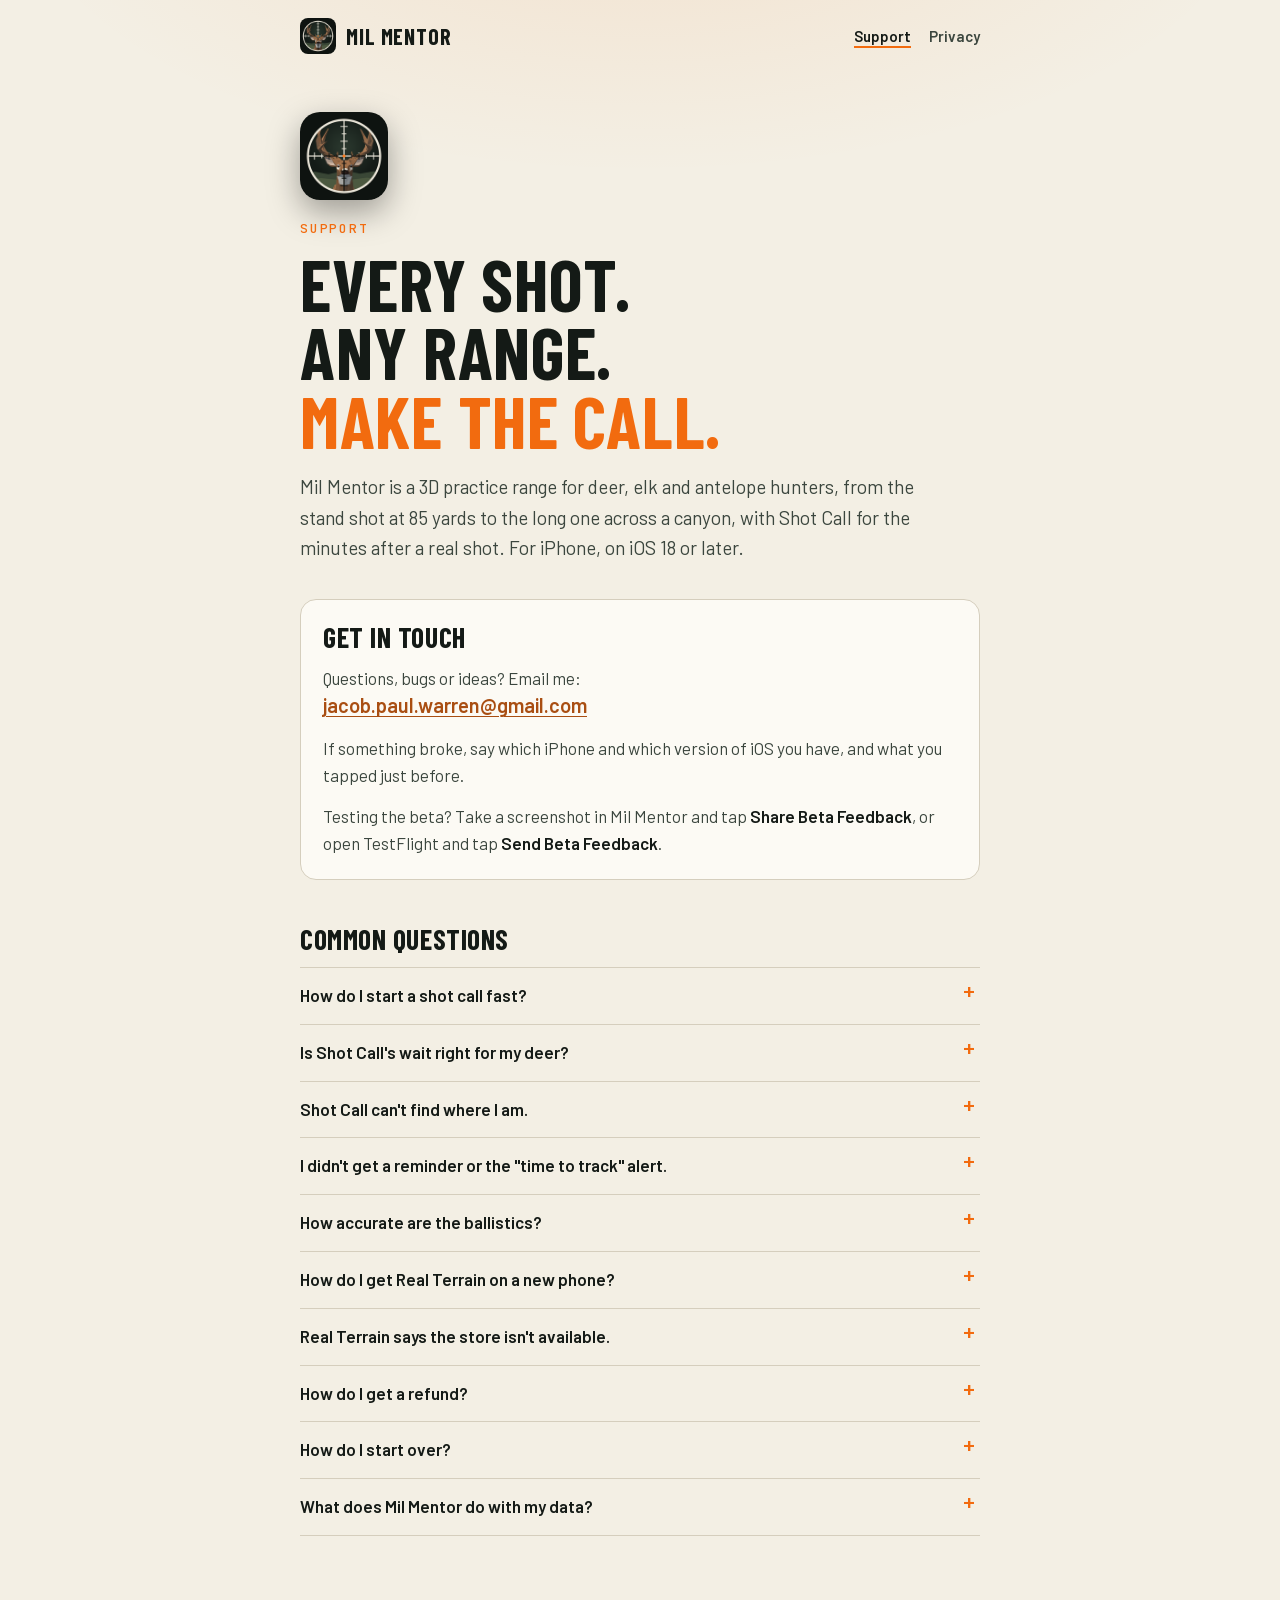
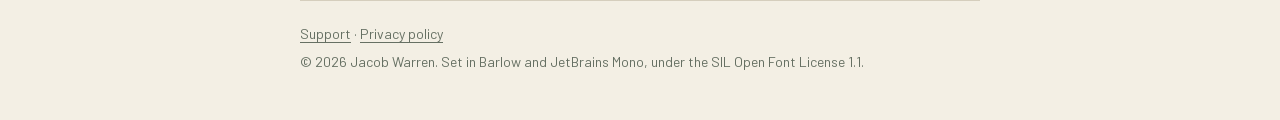
<file: index.html>
<!doctype html>
<html lang="en">
<head>
  <meta charset="utf-8">
  <meta name="viewport" content="width=device-width, initial-scale=1">
  <title>Mil Mentor Support</title>
  <meta name="description" content="Help with Mil Mentor, the 3D practice range for deer, elk and antelope hunters, and Shot Call for the minutes after a real shot.">
  <meta name="theme-color" content="#0E1310" media="(prefers-color-scheme: dark)">
  <meta name="theme-color" content="#F3EFE4" media="(prefers-color-scheme: light)">
  <link rel="icon" href="icon.png">
  <link rel="apple-touch-icon" href="apple-touch-icon.png">
  <link rel="stylesheet" href="style.css">
</head>
<body>
<div class="wrap">
  <header class="top">
    <a class="brand" href="./"><img src="icon.png" alt="" width="36" height="36"><span>MIL MENTOR</span></a>
    <nav aria-label="Pages"><a href="./" aria-current="page">Support</a><a href="privacy/">Privacy</a></nav>
  </header>

  <main>
    <section class="hero">
      <img class="appicon" src="icon.png" alt="Mil Mentor app icon" width="88" height="88">
      <p class="kicker">Support</p>
      <h1>Every shot.<br>Any range.<br><em>Make the call.</em></h1>
      <p class="lede">Mil Mentor is a 3D practice range for deer, elk and antelope hunters, from the stand shot at 85 yards to the long one across a canyon, with Shot Call for the minutes after a real shot. For iPhone, on iOS 18 or later.</p>
      <!-- Once the app is live, add: <p><a href="https://apps.apple.com/app/idAPPLE_ID">Get it on the App Store</a></p> -->
    </section>

    <section class="card">
      <h2>Get in touch</h2>
      <p>Questions, bugs or ideas? Email me:<br><a class="email" href="mailto:jacob.paul.warren@gmail.com">jacob.paul.warren@gmail.com</a></p>
      <p>If something broke, say which iPhone and which version of iOS you have, and what you tapped just before.</p>
      <p>Testing the beta? Take a screenshot in Mil Mentor and tap <strong>Share Beta Feedback</strong>, or open TestFlight and tap <strong>Send Beta Feedback</strong>.</p>
    </section>

    <h2>Common questions</h2>

    <details>
      <summary>How do I start a shot call fast?</summary>
      <div>
        <p>Tap <strong>Just shot one?</strong> on Home, or say "Shot call in Mil Mentor" to Siri. You can also put the Shot call shortcut on your Action button (<span class="path">Settings → Action Button → Shortcut</span>, then Mil Mentor's Shot call) or on your Lock Screen.</p>
      </div>
    </details>

    <details>
      <summary>Is Shot Call's wait right for my deer?</summary>
      <div>
        <p>Shot Call is a guide built from blood trackers' rules of thumb. It can't see the deer. When in doubt, wait longer, and call a tracker if the trail runs out. The trail screen has a link to find a tracker near you.</p>
      </div>
    </details>

    <details>
      <summary>Shot Call can't find where I am.</summary>
      <div>
        <p>Turn location on for Mil Mentor in <span class="path">Settings → Privacy &amp; Security → Location Services → Mil Mentor</span>, choose <strong>While Using the App</strong>, and leave <strong>Precise Location</strong> on. Under thick timber or in a deep draw, give the GPS a moment to settle.</p>
      </div>
    </details>

    <details>
      <summary>I didn't get a reminder or the "time to track" alert.</summary>
      <div>
        <p>Check that notifications are on in <span class="path">Settings → Notifications → Mil Mentor</span>, and that a Focus mode isn't holding them. The daily shot reminder is switched on in Profile.</p>
      </div>
    </details>

    <details>
      <summary>How accurate are the ballistics?</summary>
      <div>
        <p>Mil Mentor is a practice tool. Its ballistics are a model: confirm your own dope at the range before you hunt, and know your state's regulations.</p>
      </div>
    </details>

    <details>
      <summary>How do I get Real Terrain on a new phone?</summary>
      <div>
        <p>Sign in with the Apple Account you bought it with, then tap <span class="path">Profile → Restore purchase</span>.</p>
      </div>
    </details>

    <details>
      <summary>Real Terrain says the store isn't available.</summary>
      <div>
        <p>Check your connection and try again. If Screen Time limits in-app purchases on your phone, the purchase can't start until it's allowed. With Ask to Buy, Real Terrain unlocks once the family organizer approves it.</p>
      </div>
    </details>

    <details>
      <summary>How do I get a refund?</summary>
      <div>
        <p>Apple handles refunds for App Store purchases. Ask for one at <a href="https://reportaproblem.apple.com">reportaproblem.apple.com</a>.</p>
      </div>
    </details>

    <details>
      <summary>How do I start over?</summary>
      <div>
        <p><span class="path">Profile → Reset progress</span> clears your ratings and shot history. Deleting the app deletes everything it saved.</p>
      </div>
    </details>

    <details>
      <summary>What does Mil Mentor do with my data?</summary>
      <div>
        <p>It keeps it on your phone. There are no accounts, ads, analytics or tracking. Read the <a href="privacy/">privacy policy</a> for the details.</p>
      </div>
    </details>
  </main>

  <footer>
    <p><a href="./">Support</a> · <a href="privacy/">Privacy policy</a></p>
    <p>© 2026 Jacob Warren. Set in Barlow and JetBrains Mono, under the SIL Open Font License 1.1.</p>
  </footer>
</div>
</body>
</html>
</file>
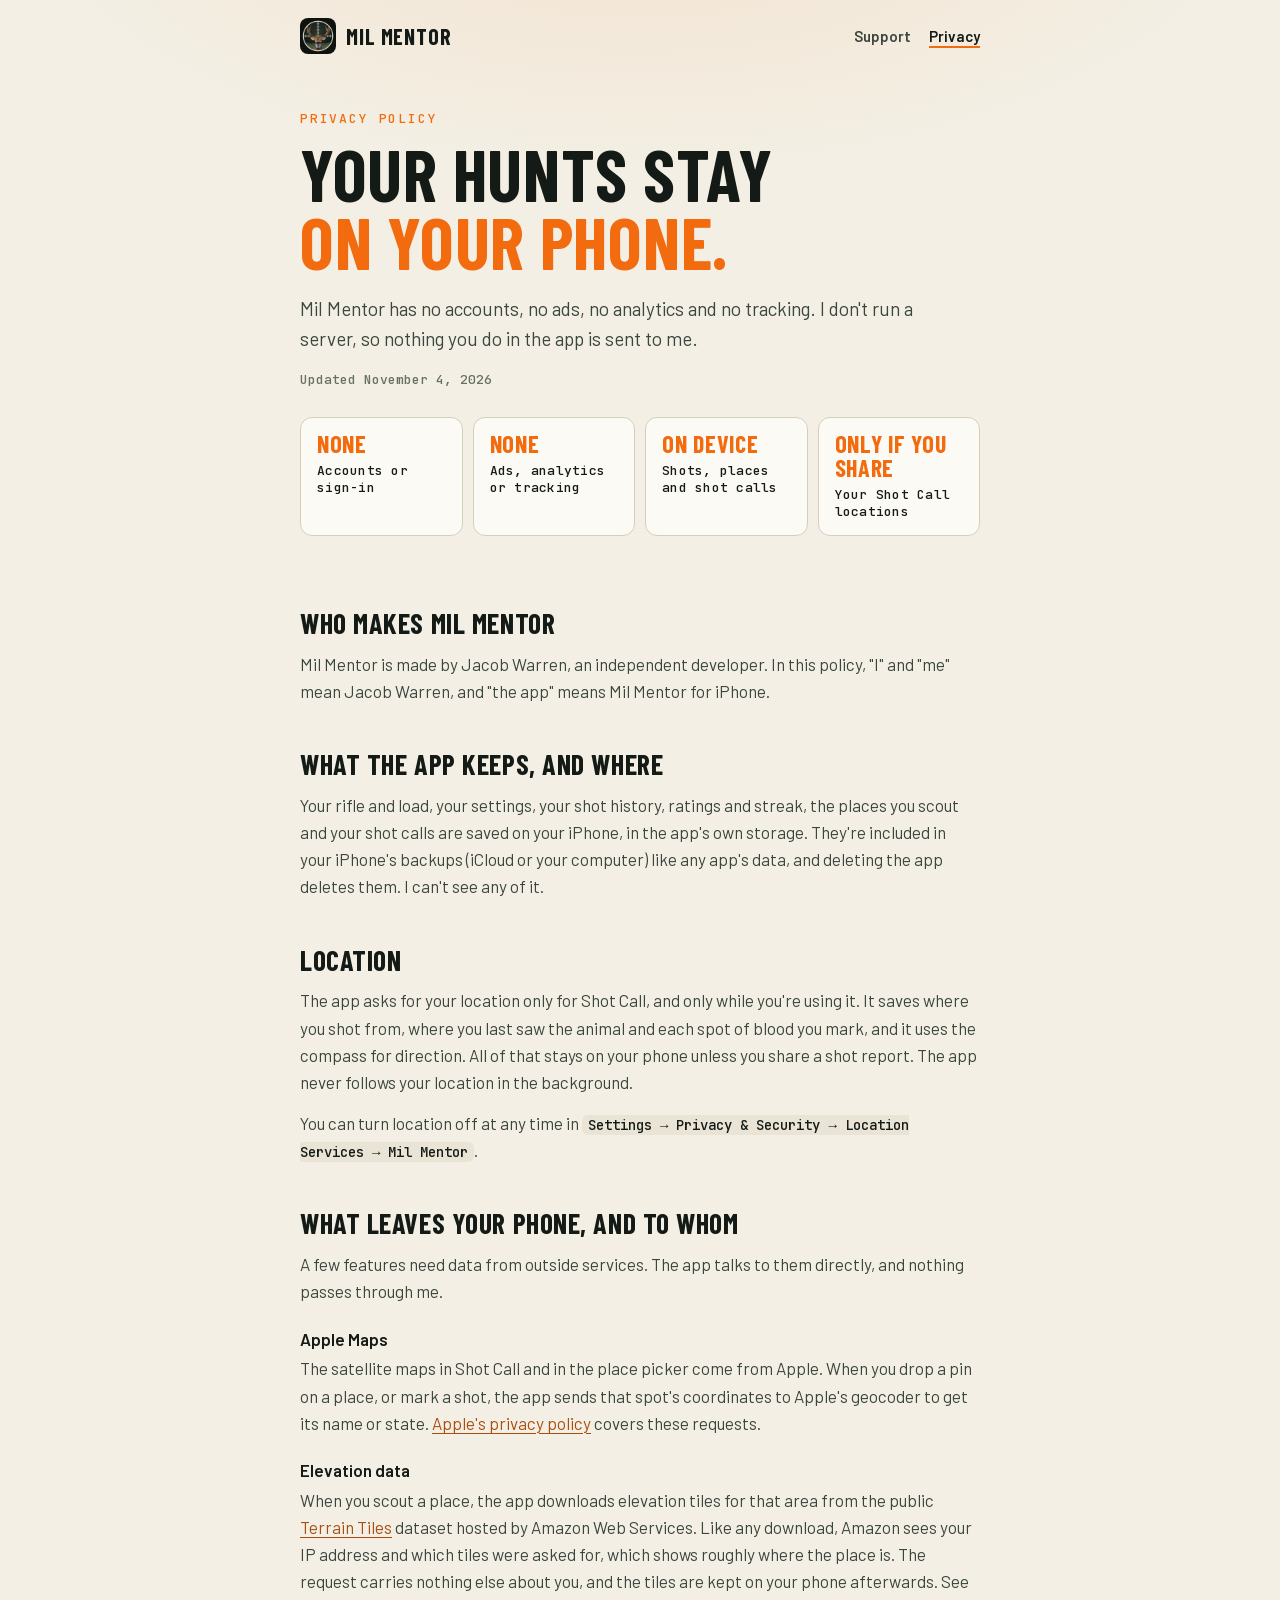
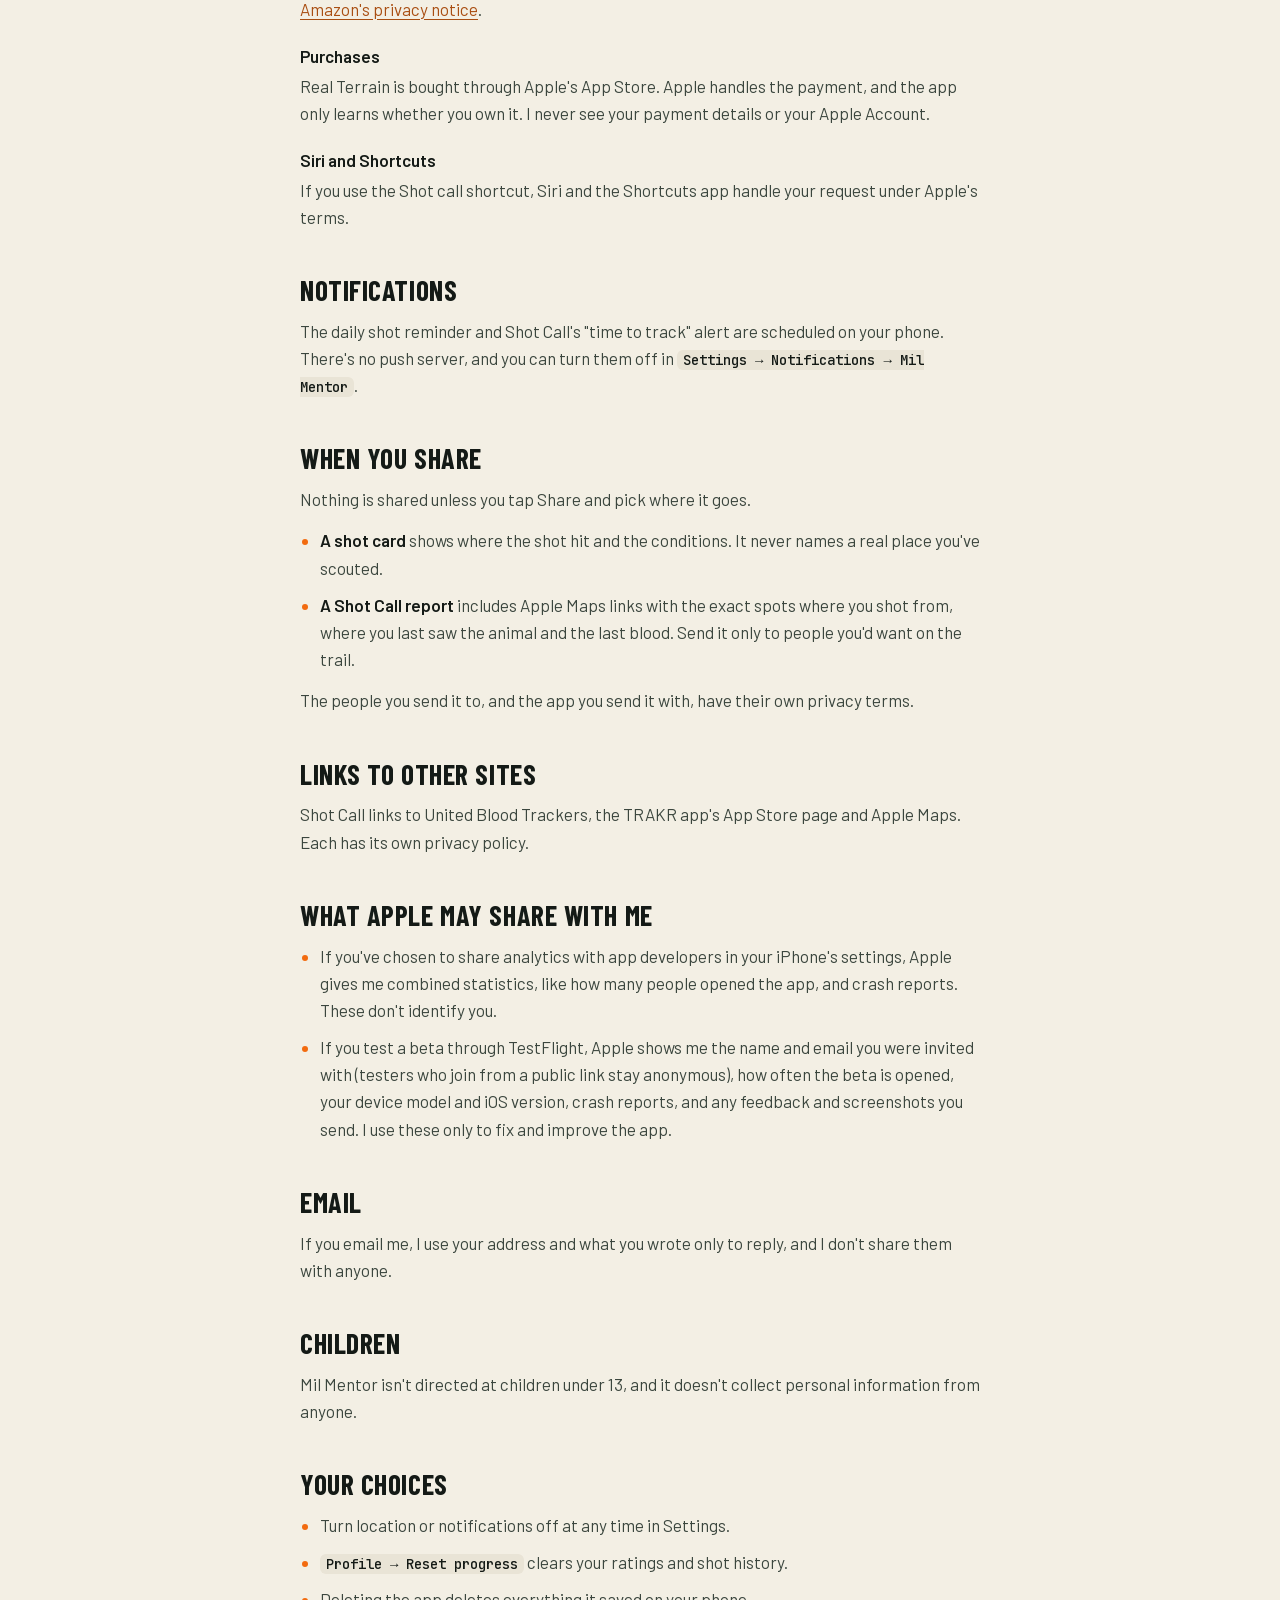
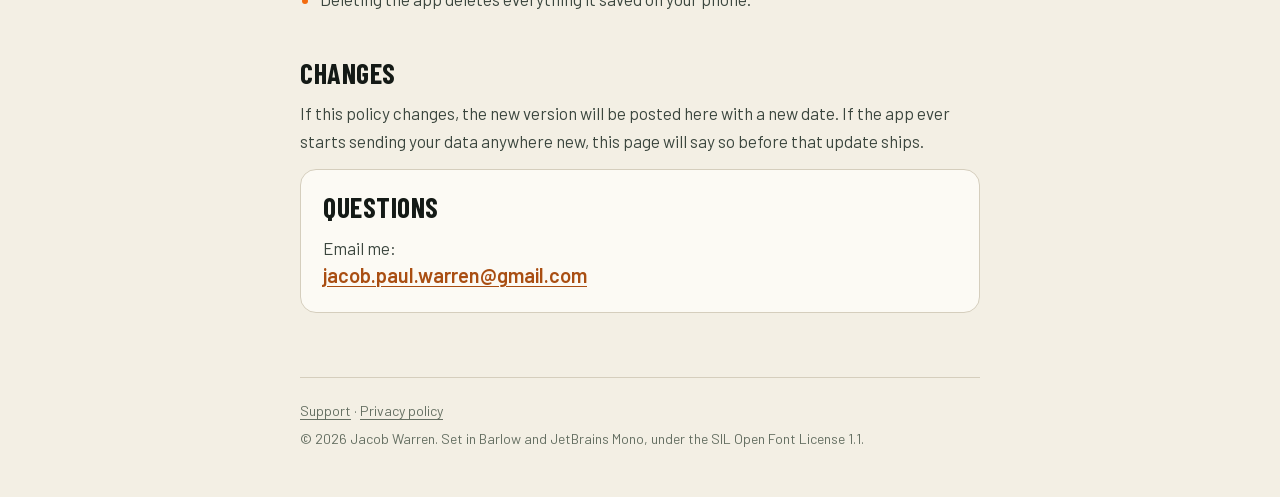
<file: privacy/index.html>
<!doctype html>
<html lang="en">
<head>
  <meta charset="utf-8">
  <meta name="viewport" content="width=device-width, initial-scale=1">
  <title>Privacy Policy · Mil Mentor</title>
  <meta name="description" content="Mil Mentor has no accounts, no ads, no analytics and no tracking. What you do in the app stays on your iPhone.">
  <meta name="theme-color" content="#0E1310" media="(prefers-color-scheme: dark)">
  <meta name="theme-color" content="#F3EFE4" media="(prefers-color-scheme: light)">
  <link rel="icon" href="../icon.png">
  <link rel="apple-touch-icon" href="../apple-touch-icon.png">
  <link rel="stylesheet" href="../style.css">
</head>
<body>
<div class="wrap">
  <header class="top">
    <a class="brand" href="../"><img src="../icon.png" alt="" width="36" height="36"><span>MIL MENTOR</span></a>
    <nav aria-label="Pages"><a href="../">Support</a><a href="./" aria-current="page">Privacy</a></nav>
  </header>

  <main>
    <section class="hero">
      <p class="kicker">Privacy policy</p>
      <h1>Your hunts stay<br><em>on your phone.</em></h1>
      <p class="lede">Mil Mentor has no accounts, no ads, no analytics and no tracking. I don't run a server, so nothing you do in the app is sent to me.</p>
      <p class="meta">Updated November 4, 2026</p>
      <ul class="glance" aria-label="At a glance">
        <li><b>None</b>Accounts or sign-in</li>
        <li><b>None</b>Ads, analytics or tracking</li>
        <li><b>On device</b>Shots, places and shot calls</li>
        <li><b>Only if you share</b>Your Shot Call locations</li>
      </ul>
    </section>

    <h2>Who makes Mil Mentor</h2>
    <p>Mil Mentor is made by Jacob Warren, an independent developer. In this policy, "I" and "me" mean Jacob Warren, and "the app" means Mil Mentor for iPhone.</p>

    <h2>What the app keeps, and where</h2>
    <p>Your rifle and load, your settings, your shot history, ratings and streak, the places you scout and your shot calls are saved on your iPhone, in the app's own storage. They're included in your iPhone's backups (iCloud or your computer) like any app's data, and deleting the app deletes them. I can't see any of it.</p>

    <h2>Location</h2>
    <p>The app asks for your location only for Shot Call, and only while you're using it. It saves where you shot from, where you last saw the animal and each spot of blood you mark, and it uses the compass for direction. All of that stays on your phone unless you share a shot report. The app never follows your location in the background.</p>
    <p>You can turn location off at any time in <span class="path">Settings → Privacy &amp; Security → Location Services → Mil Mentor</span>.</p>

    <h2>What leaves your phone, and to whom</h2>
    <p>A few features need data from outside services. The app talks to them directly, and nothing passes through me.</p>
    <h3>Apple Maps</h3>
    <p>The satellite maps in Shot Call and in the place picker come from Apple. When you drop a pin on a place, or mark a shot, the app sends that spot's coordinates to Apple's geocoder to get its name or state. <a href="https://www.apple.com/legal/privacy/">Apple's privacy policy</a> covers these requests.</p>
    <h3>Elevation data</h3>
    <p>When you scout a place, the app downloads elevation tiles for that area from the public <a href="https://registry.opendata.aws/terrain-tiles/">Terrain Tiles</a> dataset hosted by Amazon Web Services. Like any download, Amazon sees your IP address and which tiles were asked for, which shows roughly where the place is. The request carries nothing else about you, and the tiles are kept on your phone afterwards. See <a href="https://aws.amazon.com/privacy/">Amazon's privacy notice</a>.</p>
    <h3>Purchases</h3>
    <p>Real Terrain is bought through Apple's App Store. Apple handles the payment, and the app only learns whether you own it. I never see your payment details or your Apple Account.</p>
    <h3>Siri and Shortcuts</h3>
    <p>If you use the Shot call shortcut, Siri and the Shortcuts app handle your request under Apple's terms.</p>

    <h2>Notifications</h2>
    <p>The daily shot reminder and Shot Call's "time to track" alert are scheduled on your phone. There's no push server, and you can turn them off in <span class="path">Settings → Notifications → Mil Mentor</span>.</p>

    <h2>When you share</h2>
    <p>Nothing is shared unless you tap Share and pick where it goes.</p>
    <ul>
      <li><strong>A shot card</strong> shows where the shot hit and the conditions. It never names a real place you've scouted.</li>
      <li><strong>A Shot Call report</strong> includes Apple Maps links with the exact spots where you shot from, where you last saw the animal and the last blood. Send it only to people you'd want on the trail.</li>
    </ul>
    <p>The people you send it to, and the app you send it with, have their own privacy terms.</p>

    <h2>Links to other sites</h2>
    <p>Shot Call links to United Blood Trackers, the TRAKR app's App Store page and Apple Maps. Each has its own privacy policy.</p>

    <h2>What Apple may share with me</h2>
    <ul>
      <li>If you've chosen to share analytics with app developers in your iPhone's settings, Apple gives me combined statistics, like how many people opened the app, and crash reports. These don't identify you.</li>
      <li>If you test a beta through TestFlight, Apple shows me the name and email you were invited with (testers who join from a public link stay anonymous), how often the beta is opened, your device model and iOS version, crash reports, and any feedback and screenshots you send. I use these only to fix and improve the app.</li>
    </ul>

    <h2>Email</h2>
    <p>If you email me, I use your address and what you wrote only to reply, and I don't share them with anyone.</p>

    <h2>Children</h2>
    <p>Mil Mentor isn't directed at children under 13, and it doesn't collect personal information from anyone.</p>

    <h2>Your choices</h2>
    <ul>
      <li>Turn location or notifications off at any time in Settings.</li>
      <li><span class="path">Profile → Reset progress</span> clears your ratings and shot history.</li>
      <li>Deleting the app deletes everything it saved on your phone.</li>
    </ul>

    <h2>Changes</h2>
    <p>If this policy changes, the new version will be posted here with a new date. If the app ever starts sending your data anywhere new, this page will say so before that update ships.</p>

    <section class="card">
      <h2>Questions</h2>
      <p>Email me:<br><a class="email" href="mailto:jacob.paul.warren@gmail.com">jacob.paul.warren@gmail.com</a></p>
    </section>
  </main>

  <footer>
    <p><a href="../">Support</a> · <a href="./">Privacy policy</a></p>
    <p>© 2026 Jacob Warren. Set in Barlow and JetBrains Mono, under the SIL Open Font License 1.1.</p>
  </footer>
</div>
</body>
</html>
</file>
<file: style.css>
/* Mil Mentor support and privacy pages. Colors are the app's field palette, and its daylight palette in light mode. */

@font-face { font-family: "Barlow"; src: url("fonts/Barlow-Regular.ttf") format("truetype"); font-weight: 400; font-display: swap; }
@font-face { font-family: "Barlow"; src: url("fonts/Barlow-SemiBold.ttf") format("truetype"); font-weight: 600; font-display: swap; }
@font-face { font-family: "Barlow Condensed"; src: url("fonts/BarlowCondensed-Bold.ttf") format("truetype"); font-weight: 700; font-display: swap; }
@font-face { font-family: "JetBrains Mono"; src: url("fonts/JetBrainsMono-Medium.ttf") format("truetype"); font-weight: 500; font-display: swap; }

:root {
  color-scheme: dark;
  --bg: #0E1310;
  --surface: #161C18;
  --raised: #1F2A22;
  --border: #263028;
  --text: #ECE7DA;
  --text-2: #B9BFB2;
  --muted: #9AA394;
  --accent: #FF7A1A;
  --link: #FF8F3F;
  --glow: rgba(255, 122, 26, 0.10);
}

@media (prefers-color-scheme: light) {
  :root {
    color-scheme: light;
    --bg: #F3EFE4;
    --surface: #FCFAF4;
    --raised: #E9E4D6;
    --border: #D5CEBD;
    --text: #141A16;
    --text-2: #3B463E;
    --muted: #667063;
    --accent: #F26B0F;
    --link: #A94E12;
    --glow: rgba(242, 107, 15, 0.10);
  }
}

* { box-sizing: border-box; }

html { -webkit-text-size-adjust: 100%; }

body {
  margin: 0;
  background: var(--bg) radial-gradient(ellipse 900px 420px at 50% -120px, var(--glow), transparent 70%) no-repeat;
  color: var(--text-2);
  font: 400 17px/1.6 "Barlow", -apple-system, system-ui, "Segoe UI", sans-serif;
}

a { color: var(--link); text-underline-offset: 3px; text-decoration-thickness: 1px; }
a:hover { text-decoration-thickness: 2px; }
a:focus-visible, summary:focus-visible { outline: 2px solid var(--accent); outline-offset: 3px; border-radius: 4px; }

.wrap { max-width: 720px; margin: 0 auto; padding: 0 20px; }

/* Top bar */
.top { display: flex; align-items: center; justify-content: space-between; gap: 16px; padding: 18px 0; }
.brand { display: flex; align-items: center; gap: 10px; color: var(--text); text-decoration: none; }
.brand img { width: 36px; height: 36px; border-radius: 8px; }
.brand span { font: 700 22px/1 "Barlow Condensed", sans-serif; letter-spacing: 0.04em; }
.top nav { display: flex; gap: 18px; }
.top nav a { color: var(--text-2); text-decoration: none; font-weight: 600; font-size: 15px; }
.top nav a[aria-current="page"] { color: var(--text); box-shadow: inset 0 -2px 0 var(--accent); }

/* Page heading */
.hero { padding: 40px 0 28px; }
.appicon { width: 88px; height: 88px; border-radius: 20px; display: block; margin-bottom: 22px; box-shadow: 0 12px 32px rgba(0, 0, 0, 0.35); }
.kicker { font: 500 13px/1 "JetBrains Mono", ui-monospace, monospace; letter-spacing: 0.14em; color: var(--accent); margin: 0 0 14px; text-transform: uppercase; }
h1 {
  font: 700 clamp(44px, 11vw, 72px)/0.95 "Barlow Condensed", sans-serif;
  text-transform: uppercase; letter-spacing: 0.01em; color: var(--text); margin: 0 0 18px;
}
h1 em { font-style: normal; color: var(--accent); }
.lede { font-size: 19px; color: var(--text-2); margin: 0; max-width: 34em; }
.meta { font: 500 13px/1.4 "JetBrains Mono", ui-monospace, monospace; color: var(--muted); margin: 16px 0 0; }

/* Sections */
h2 {
  font: 700 28px/1.1 "Barlow Condensed", sans-serif; text-transform: uppercase; letter-spacing: 0.02em;
  color: var(--text); margin: 44px 0 12px;
}
h3 { font: 600 17px/1.4 "Barlow", sans-serif; color: var(--text); margin: 22px 0 4px; }
p { margin: 0 0 14px; }
strong { color: var(--text); font-weight: 600; }
ul { padding-left: 20px; margin: 0 0 14px; }
li { margin-bottom: 10px; }
li::marker { color: var(--accent); }

.card {
  background: var(--surface); border: 1px solid var(--border); border-radius: 16px;
  padding: 22px 22px 8px; margin: 8px 0 0;
}
.card h2 { margin-top: 0; }
.email { display: inline-block; font: 600 20px/1.3 "Barlow", sans-serif; overflow-wrap: anywhere; }

/* At a glance (privacy) */
.glance { display: grid; grid-template-columns: repeat(auto-fit, minmax(150px, 1fr)); gap: 10px; margin: 28px 0 0; padding: 0; list-style: none; }
.glance li {
  margin: 0; background: var(--surface); border: 1px solid var(--border); border-radius: 12px; padding: 14px 16px;
  font: 500 13px/1.35 "JetBrains Mono", ui-monospace, monospace; color: var(--text); letter-spacing: 0.02em;
}
.glance li b { display: block; font: 700 24px/1 "Barlow Condensed", sans-serif; color: var(--accent); letter-spacing: 0.03em; margin-bottom: 6px; text-transform: uppercase; }

/* Questions */
details { border-top: 1px solid var(--border); }
details:last-of-type { border-bottom: 1px solid var(--border); }
summary {
  cursor: pointer; list-style: none; padding: 16px 32px 16px 0; position: relative;
  font: 600 17px/1.4 "Barlow", sans-serif; color: var(--text);
}
summary::-webkit-details-marker { display: none; }
summary::after {
  content: "+"; position: absolute; right: 4px; top: 13px;
  font: 500 22px/1 "JetBrains Mono", ui-monospace, monospace; color: var(--accent);
}
details[open] summary::after { content: "−"; }
details > div { padding: 0 0 8px; }

.path { font: 500 14px/1.5 "JetBrains Mono", ui-monospace, monospace; color: var(--text); background: var(--raised); border-radius: 6px; padding: 1px 6px; white-space: normal; }

/* Footer */
footer { margin: 64px 0 0; padding: 22px 0 40px; border-top: 1px solid var(--border); font-size: 14px; color: var(--muted); }
footer p { margin: 0 0 6px; }
footer a { color: var(--muted); }

@media (max-width: 480px) {
  body { font-size: 16px; }
  .lede { font-size: 17px; }
  .hero { padding-top: 24px; }
  .card { padding: 18px 18px 6px; }
}
</file>
